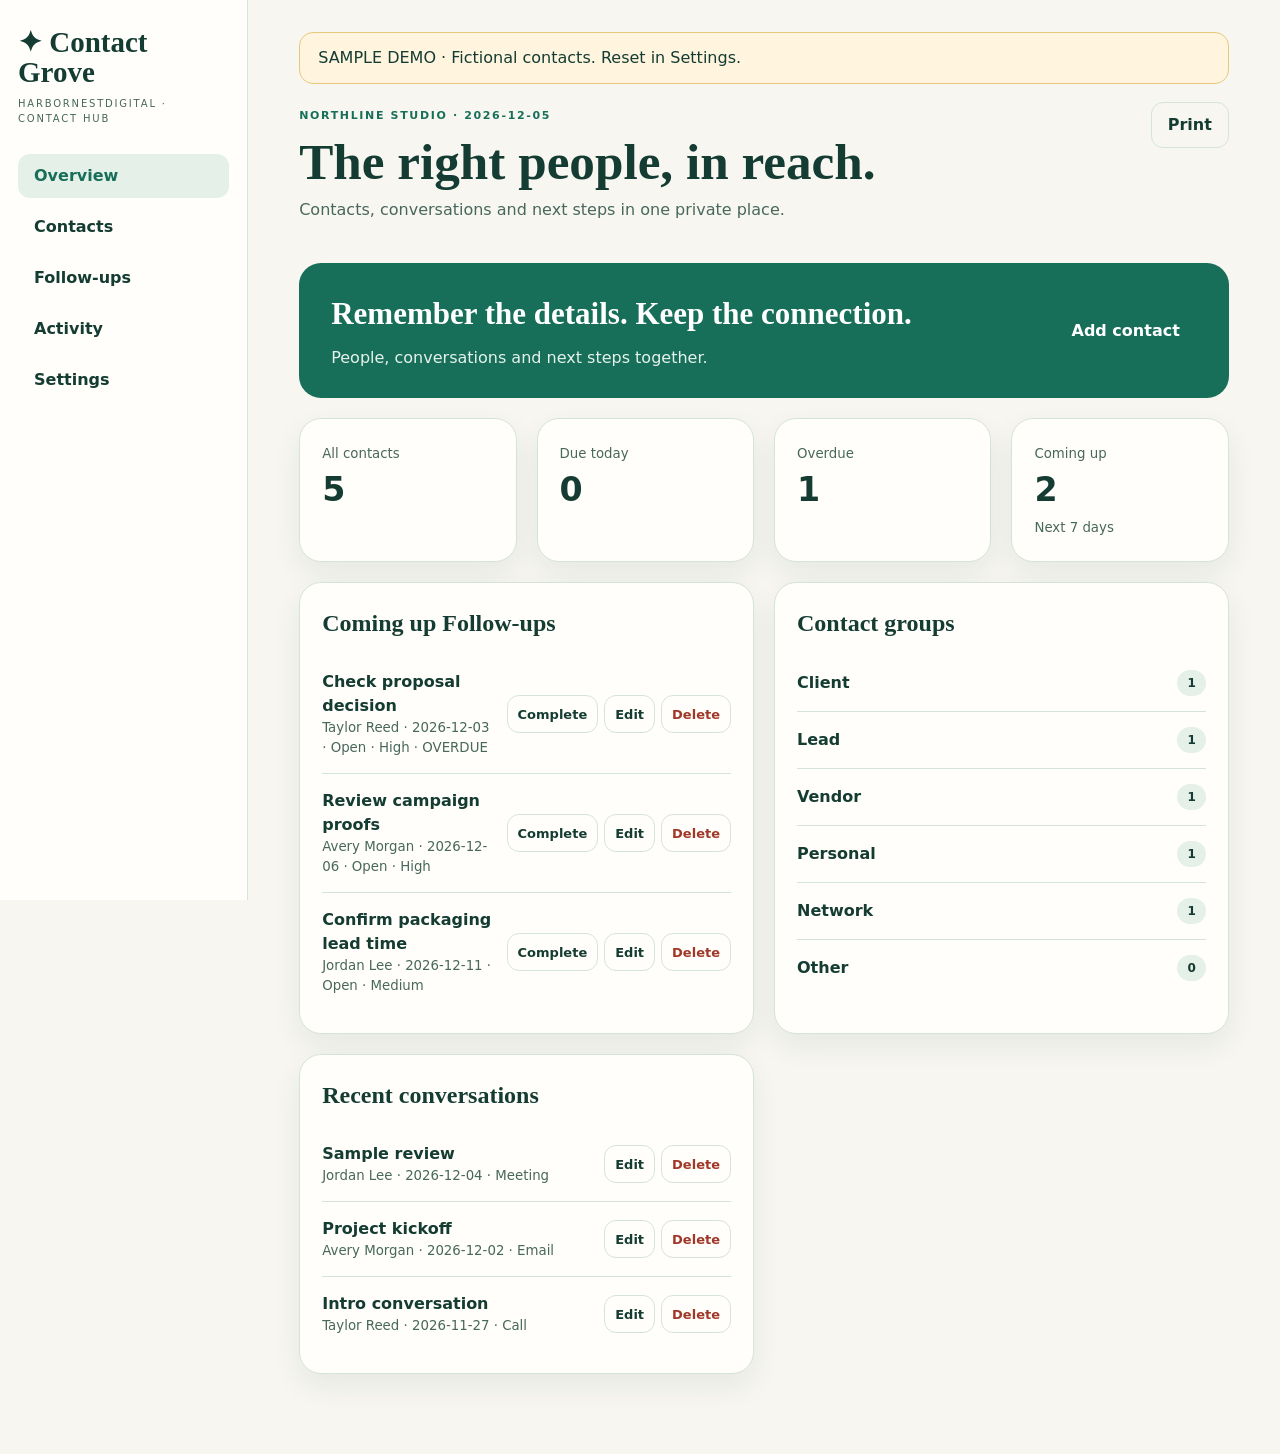
<file: index.html>
<!doctype html><html lang="en" data-demo="true"><head><meta charset="utf-8"><meta name="viewport" content="width=device-width,initial-scale=1"><meta name="theme-color" content="#e8f0e9"><meta name="description" content="Contact Grove — a private, offline multi-contact organizer by HarborNestDigital"><link rel="icon" href="icon-192.png"><link rel="manifest" href="manifest.webmanifest"><link rel="stylesheet" href="style.css"><title>Contact Grove Sample Demo | HarborNestDigital</title></head><body><div id="app"></div><dialog id="editor" aria-labelledby="modalTitle"><form id="entryForm"><header><h2 id="modalTitle">Add record</h2><button type="button" id="closeModal" aria-label="Close">×</button></header><div id="fields"></div><footer><button type="button" id="cancelModal">Cancel</button><button class="primary" type="submit">Save</button></footer></form></dialog><input id="restoreFile" type="file" accept=".json,application/json" hidden><script src="app.js" defer></script></body></html>
</file>
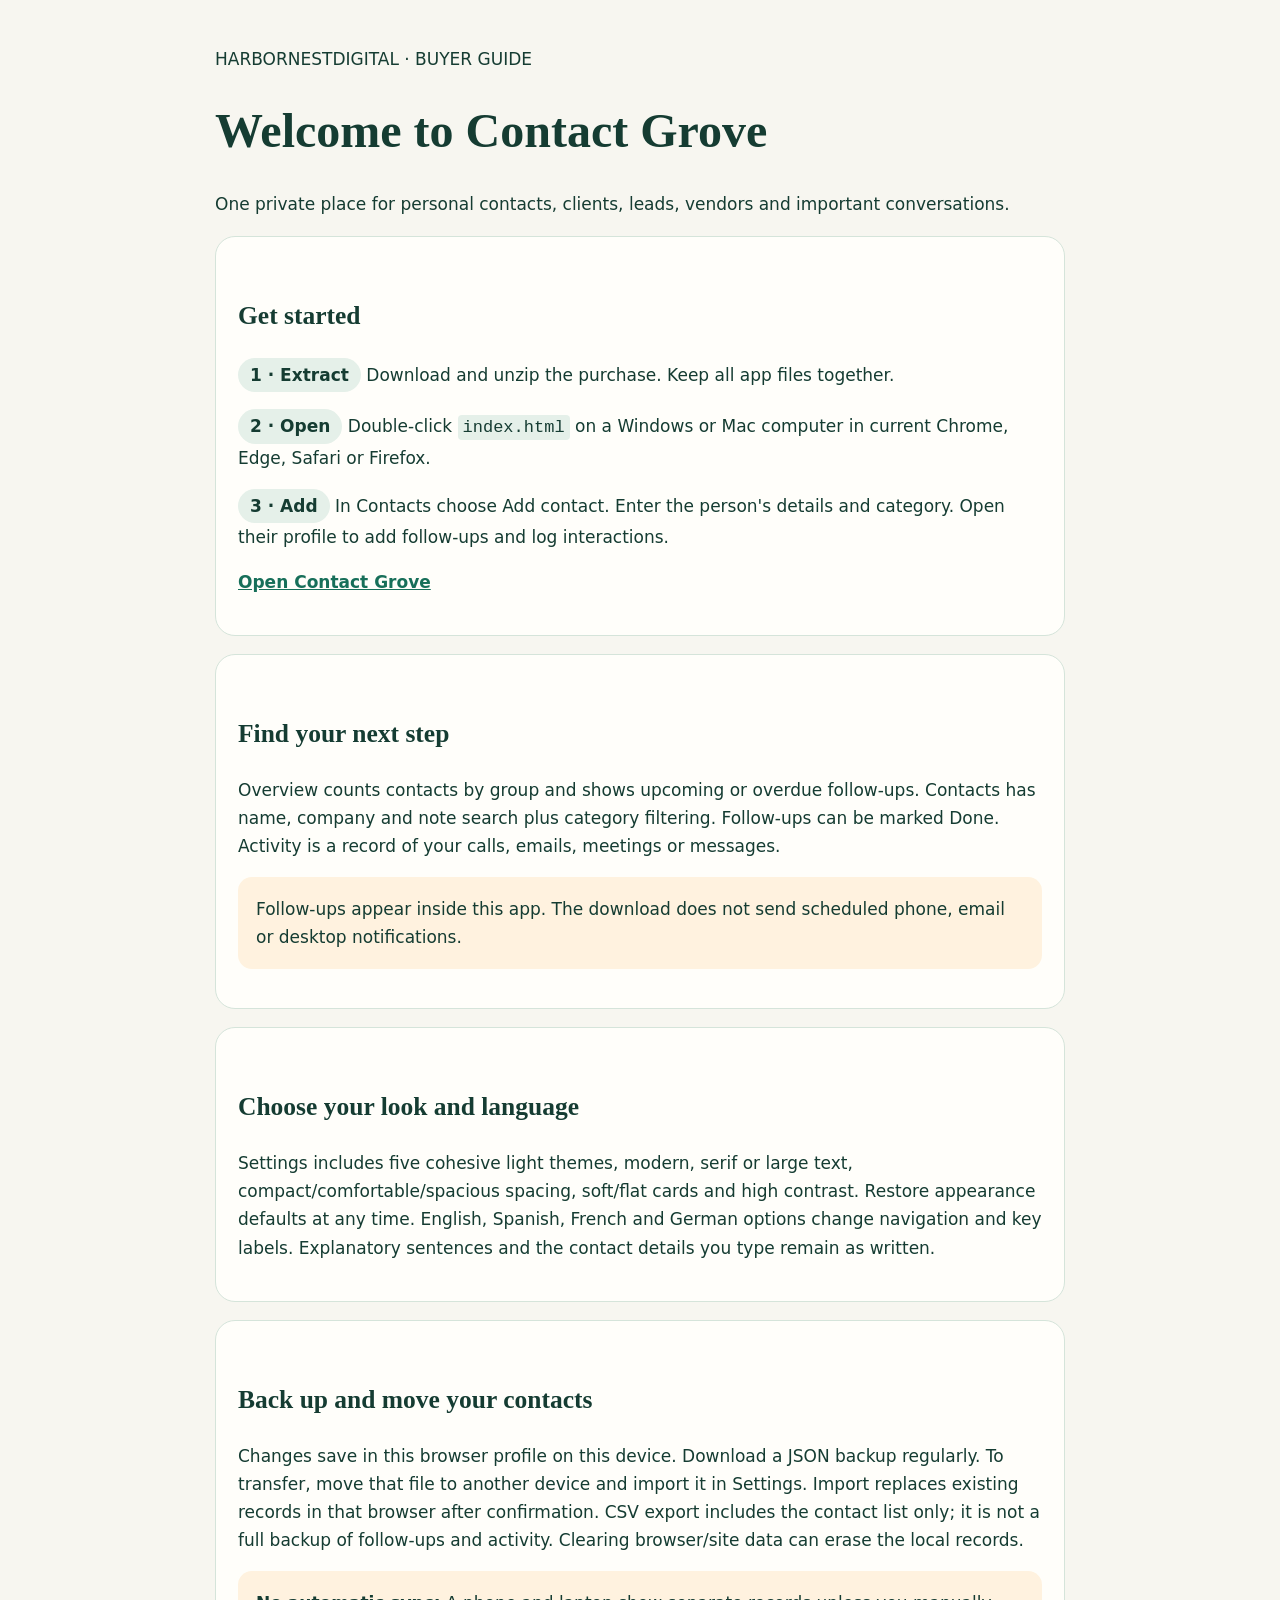
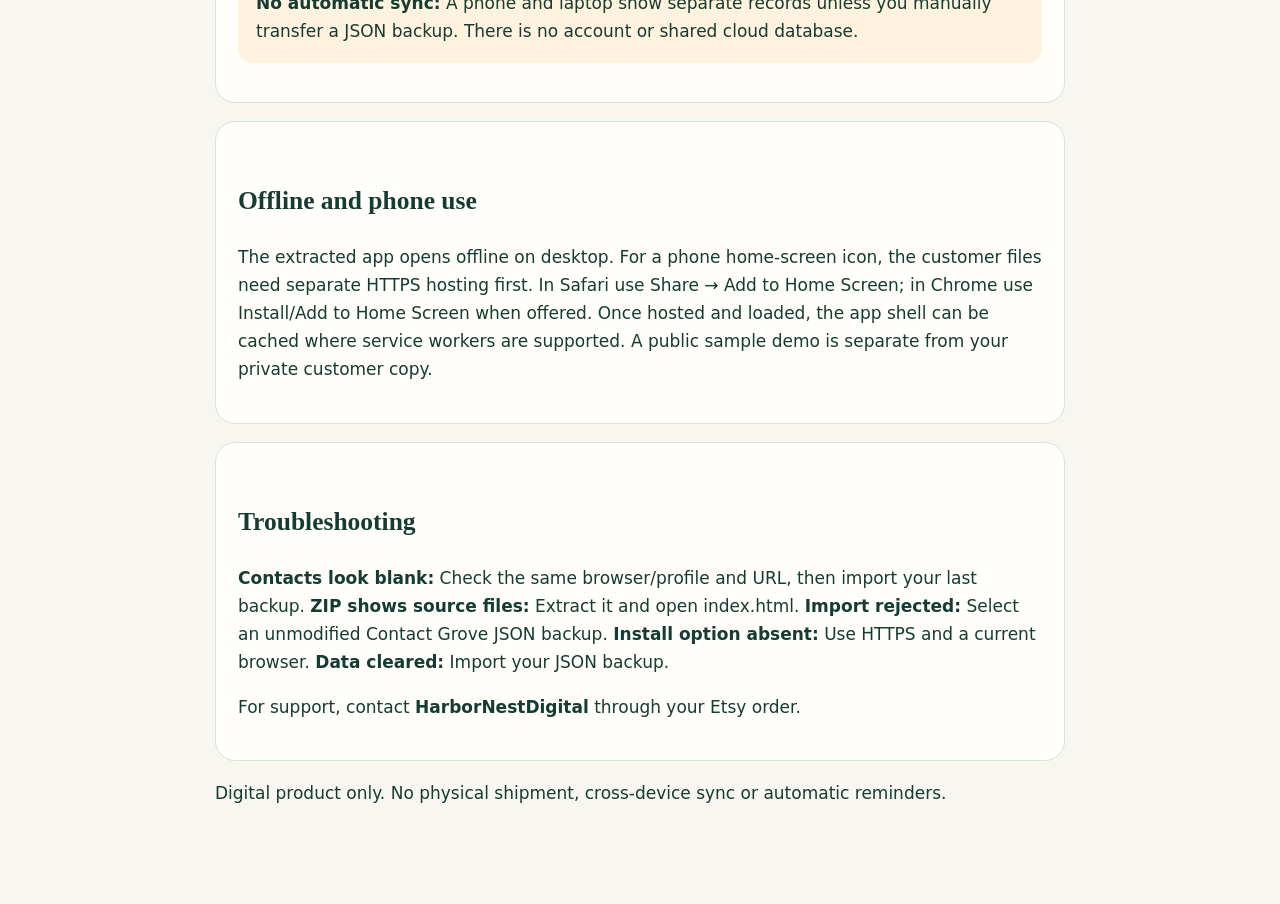
<file: README.html>
<!doctype html><html lang="en"><head><meta charset="utf-8"><meta name="viewport" content="width=device-width,initial-scale=1"><title>Contact Grove Quick Start</title><style>body{margin:0;background:#f7f6f0;color:#153c32;font:17px/1.65 system-ui}main{max-width:850px;margin:auto;padding:28px 20px 80px}h1,h2{font-family:Georgia,serif}h1{font-size:48px;line-height:1.1}h2{margin-top:36px}.card{background:#fffefa;border:1px solid #d5e4da;border-radius:20px;padding:22px;margin:18px 0}a{color:#176f59;font-weight:700}a:focus-visible{outline:3px solid #ae5c27}.step{display:inline-block;background:#e5f0e9;padding:3px 12px;border-radius:99px;font-weight:700}.notice{background:#fff2df;padding:18px;border-radius:14px}code{background:#e5f0e9;padding:3px 5px;border-radius:4px}</style></head><body><main><p>HARBORNESTDIGITAL · BUYER GUIDE</p><h1>Welcome to Contact Grove</h1><p>One private place for personal contacts, clients, leads, vendors and important conversations.</p><div class="card"><h2>Get started</h2><p><span class="step">1 · Extract</span> Download and unzip the purchase. Keep all app files together.</p><p><span class="step">2 · Open</span> Double-click <code>index.html</code> on a Windows or Mac computer in current Chrome, Edge, Safari or Firefox.</p><p><span class="step">3 · Add</span> In Contacts choose Add contact. Enter the person's details and category. Open their profile to add follow-ups and log interactions.</p><p><a href="index.html">Open Contact Grove</a></p></div><div class="card"><h2>Find your next step</h2><p>Overview counts contacts by group and shows upcoming or overdue follow-ups. Contacts has name, company and note search plus category filtering. Follow-ups can be marked Done. Activity is a record of your calls, emails, meetings or messages.</p><p class="notice">Follow-ups appear inside this app. The download does not send scheduled phone, email or desktop notifications.</p></div><div class="card"><h2>Choose your look and language</h2><p>Settings includes five cohesive light themes, modern, serif or large text, compact/comfortable/spacious spacing, soft/flat cards and high contrast. Restore appearance defaults at any time. English, Spanish, French and German options change navigation and key labels. Explanatory sentences and the contact details you type remain as written.</p></div><div class="card"><h2>Back up and move your contacts</h2><p>Changes save in this browser profile on this device. Download a JSON backup regularly. To transfer, move that file to another device and import it in Settings. Import replaces existing records in that browser after confirmation. CSV export includes the contact list only; it is not a full backup of follow-ups and activity. Clearing browser/site data can erase the local records.</p><p class="notice"><strong>No automatic sync:</strong> A phone and laptop show separate records unless you manually transfer a JSON backup. There is no account or shared cloud database.</p></div><div class="card"><h2>Offline and phone use</h2><p>The extracted app opens offline on desktop. For a phone home-screen icon, the customer files need separate HTTPS hosting first. In Safari use Share → Add to Home Screen; in Chrome use Install/Add to Home Screen when offered. Once hosted and loaded, the app shell can be cached where service workers are supported. A public sample demo is separate from your private customer copy.</p></div><div class="card"><h2>Troubleshooting</h2><p><strong>Contacts look blank:</strong> Check the same browser/profile and URL, then import your last backup. <strong>ZIP shows source files:</strong> Extract it and open index.html. <strong>Import rejected:</strong> Select an unmodified Contact Grove JSON backup. <strong>Install option absent:</strong> Use HTTPS and a current browser. <strong>Data cleared:</strong> Import your JSON backup.</p><p>For support, contact <strong>HarborNestDigital</strong> through your Etsy order.</p></div><p>Digital product only. No physical shipment, cross-device sync or automatic reminders.</p></main></body></html>
</file>
<file: style.css>
:root{--bg:#f7f6f0;--surface:#fffefa;--ink:#153c32;--muted:#48675d;--line:#d5e4da;--accent:#176f59;--soft:#e5f0e9;--peach:#f9dfcc;--lavender:#ece6f6;--gold:#f4e7bb;--shadow:0 12px 30px #173c3212;--radius:22px;--gap:20px;--font:system-ui,-apple-system,BlinkMacSystemFont,'Segoe UI',sans-serif}*{box-sizing:border-box}html{scroll-behavior:smooth}body{margin:0;background:var(--bg);color:var(--ink);font-family:var(--font);font-size:16px;line-height:1.5}button,input,select,textarea{font:inherit}button{cursor:pointer;border:1px solid var(--line);background:var(--surface);color:var(--ink);border-radius:12px;min-height:44px;padding:10px 16px;font-weight:700}button:hover{filter:brightness(.96)}button:focus-visible,input:focus-visible,select:focus-visible,textarea:focus-visible,a:focus-visible{outline:3px solid #ae5c27;outline-offset:3px}.primary{background:var(--accent);border-color:var(--accent);color:#fff}.danger{color:#a13728}.ghost{background:transparent}.app{display:grid;grid-template-columns:248px minmax(0,1fr);min-height:100vh}.sidebar{padding:27px 18px;background:var(--surface);border-right:1px solid var(--line);position:sticky;top:0;height:100vh;overflow-y:auto}.brand{font-family:Georgia,serif;font-size:29px;font-weight:700;line-height:1.05}.byline{color:var(--muted);font-size:10px;letter-spacing:.18em;margin:8px 0 28px}.nav{display:grid;gap:7px}.nav button{text-align:left;border:0;background:transparent;font-weight:650}.nav button[aria-current=page],.mobile-nav button[aria-current=page]{background:var(--soft);color:var(--accent)}main{padding:32px clamp(20px,4vw,60px) 80px;min-width:0;max-width:1700px;width:100%;margin:auto}.top{display:flex;justify-content:space-between;gap:14px;align-items:start;margin-bottom:25px}.eyebrow{text-transform:uppercase;letter-spacing:.15em;font-size:11px;font-weight:800;color:var(--accent)}h1,h2,h3,p{margin-top:0}h1{font-family:Georgia,serif;font-size:clamp(34px,4vw,54px);line-height:1.1;margin:8px 0}h2{font-family:Georgia,serif;font-size:24px;margin-bottom:14px}.muted,.top p{color:var(--muted)}.hero{background:var(--accent);color:#fff;border-radius:var(--radius);padding:28px 32px;display:flex;justify-content:space-between;align-items:center;gap:20px;margin-bottom:20px}.hero h2{font-size:31px;margin:0}.hero p{margin:8px 0 0;color:#e6f2ec}.notice{padding:13px 18px;background:#fff5df;border:1px solid #e7c77c;border-radius:14px;margin:0 0 18px}.grid{display:grid;grid-template-columns:repeat(2,minmax(0,1fr));gap:var(--gap)}.metrics{display:grid;grid-template-columns:repeat(4,minmax(0,1fr));gap:var(--gap);margin-bottom:var(--gap)}.card,.metric{background:var(--surface);border:1px solid var(--line);border-radius:var(--radius);padding:22px;box-shadow:var(--shadow);min-width:0}.metric strong{display:block;font-size:clamp(24px,2.6vw,38px);line-height:1.1;margin:7px 0}.metric small{color:var(--muted)}.toolbar{display:flex;flex-wrap:wrap;gap:10px;align-items:center;margin:0 0 20px}.toolbar input,.toolbar select{max-width:300px}.pill,.tag{display:inline-flex;align-items:center;padding:4px 10px;background:var(--soft);border-radius:99px;font-size:12px;font-weight:800;color:var(--ink)}.pill.warn,.tag.warn{background:#ffe4d4;color:#753516}.pill.good{background:#dcefe0;color:#205734}.row{display:flex;align-items:center;justify-content:space-between;gap:12px;padding:15px 0;border-bottom:1px solid var(--line)}.row:last-child{border:0}.row strong{display:block;overflow-wrap:anywhere}.row small{display:block;color:var(--muted)}.actions{display:flex;gap:6px;flex-wrap:wrap;flex-shrink:0}.actions button{min-height:38px;padding:7px 10px;font-size:13px}.empty{padding:27px;text-align:center;background:var(--soft);border-radius:16px;color:var(--muted)}.progress{height:11px;background:var(--soft);border-radius:99px;overflow:hidden;margin:10px 0}.progress span{display:block;height:100%;background:var(--accent);border-radius:99px}.project-card{cursor:pointer}.project-card h2{margin:10px 0 5px}.project-card:hover{border-color:var(--accent)}.project-card:focus-visible{outline:3px solid #ae5c27}.card-head{display:flex;justify-content:space-between;gap:10px;align-items:start}.small{font-size:13px;color:var(--muted)}.bar-chart{display:flex;align-items:end;gap:12px;height:195px;border-bottom:1px solid var(--line);margin-top:12px}.bar-col{flex:1;min-width:0;text-align:center;color:var(--muted);font-size:12px}.bar-col div{height:var(--h);min-height:3px;background:var(--accent);border-radius:6px 6px 0 0}.bar-col small{display:block;white-space:nowrap;overflow:hidden;text-overflow:ellipsis}.setting-grid{display:grid;grid-template-columns:repeat(2,minmax(0,1fr));gap:12px}label{display:block;font-weight:650;color:var(--ink)}input,select,textarea{width:100%;background:var(--surface);color:var(--ink);border:1px solid #9eb5a9;border-radius:10px;min-height:44px;padding:10px 12px;margin-top:5px}textarea{min-height:90px;resize:vertical}.check{display:flex;align-items:center;gap:8px}.check input{width:auto;min-height:auto}.mobile-nav{display:none}dialog{border:1px solid var(--line);border-radius:22px;box-shadow:0 25px 80px #123a3355;width:min(570px,calc(100vw - 24px));max-height:min(88vh,850px);overflow:auto;background:var(--surface);color:var(--ink);padding:0}dialog::backdrop{background:#10372d99}dialog header,dialog footer{padding:18px 22px;display:flex;align-items:center;justify-content:space-between;gap:10px;background:var(--soft)}dialog header h2{margin:0}#fields{padding:20px 22px;display:grid;gap:13px}dialog footer{justify-content:flex-end}.sep{border:0;border-top:1px solid var(--line);margin:21px 0}body[data-theme=peach]{--bg:#fff8f0;--surface:#fffdfa;--ink:#543824;--muted:#785945;--line:#ead8c4;--accent:#94542e;--soft:#fcebdc}body[data-theme=lavender]{--bg:#f8f6fc;--surface:#fff;--ink:#332e52;--muted:#5a5473;--line:#dfd9ef;--accent:#584988;--soft:#ece8f5}body[data-theme=blue]{--bg:#f3f8fb;--surface:#fff;--ink:#183949;--muted:#436478;--line:#d2e1ea;--accent:#206986;--soft:#e1eff5}body[data-theme=olive]{--bg:#f8f8ef;--surface:#fffffa;--ink:#344126;--muted:#5d6848;--line:#dee3c9;--accent:#536a34;--soft:#edf0df}body[data-font=serif]{--font:Georgia,'Times New Roman',serif}body[data-font=large]{font-size:18px}body[data-density=compact]{--gap:12px}body[data-density=compact] .card,body[data-density=compact] .metric{padding:15px}body[data-density=spacious]{--gap:28px}body[data-density=spacious] .card,body[data-density=spacious] .metric{padding:30px}body[data-cards=flat]{--shadow:none;--radius:9px}body[data-contrast=high]{--muted:var(--ink);--line:var(--ink)}body[data-contrast=high] .primary{background:#064a39}body[data-contrast=high] .card,body[data-contrast=high] .metric{border-width:2px}@media(max-width:940px){.metrics{grid-template-columns:repeat(2,minmax(0,1fr))}.app{grid-template-columns:190px minmax(0,1fr)}.sidebar{padding:20px 10px}}@media(max-width:700px){.app{display:block}.sidebar{display:none}main{padding:18px 16px 104px}.mobile-nav{display:flex;position:fixed;bottom:0;left:0;right:0;z-index:10;background:var(--surface);border-top:1px solid var(--line);padding:7px max(7px,env(safe-area-inset-right)) calc(7px + env(safe-area-inset-bottom));gap:3px}.mobile-nav button{flex:1;border:0;background:transparent;font-size:11px;padding:5px 1px;min-height:52px}.top{align-items:start}.top .ghost{min-width:55px}.grid{grid-template-columns:1fr}.metrics{gap:9px}.metric{padding:15px}.metric strong{font-size:24px}.hero{padding:22px}.hero h2{font-size:25px}.row{align-items:start}.actions{display:grid;grid-template-columns:1fr 1fr}.setting-grid{grid-template-columns:1fr}}@media(max-width:390px){.metrics{grid-template-columns:1fr 1fr}.row{flex-direction:column}.actions{display:flex}.toolbar input{max-width:100%}}@media print{.sidebar,.mobile-nav,.top button,.actions,.toolbar button,.notice{display:none!important}.app{display:block}main{padding:0;max-width:none}.card,.metric{break-inside:avoid;box-shadow:none}body{background:white}}
.nav button{width:100%;min-width:0}.mobile-nav button{min-width:0;white-space:nowrap;overflow:hidden;text-overflow:ellipsis}
.avatar{display:grid;place-items:center;flex:none;width:49px;height:49px;border-radius:16px;background:var(--soft);font-family:Georgia,serif;font-size:23px;font-weight:700}.contact-main{display:flex;align-items:center;gap:12px;min-width:0}.contact-main>div{min-width:0}.contact-main strong,.contact-main small{overflow-wrap:anywhere}.contact-card .row{align-items:start}.badge-row{display:flex;gap:6px;flex-wrap:wrap;margin:10px 0}.subnav{display:flex;gap:6px;flex-wrap:wrap}.subnav button[aria-current=page]{background:var(--soft);color:var(--accent)}.link-action{color:var(--accent);font-weight:700}.list-shell{min-width:0}@media(max-width:700px){.contact-card .row{flex-direction:column}.contact-card .actions{display:flex}}
</file>
